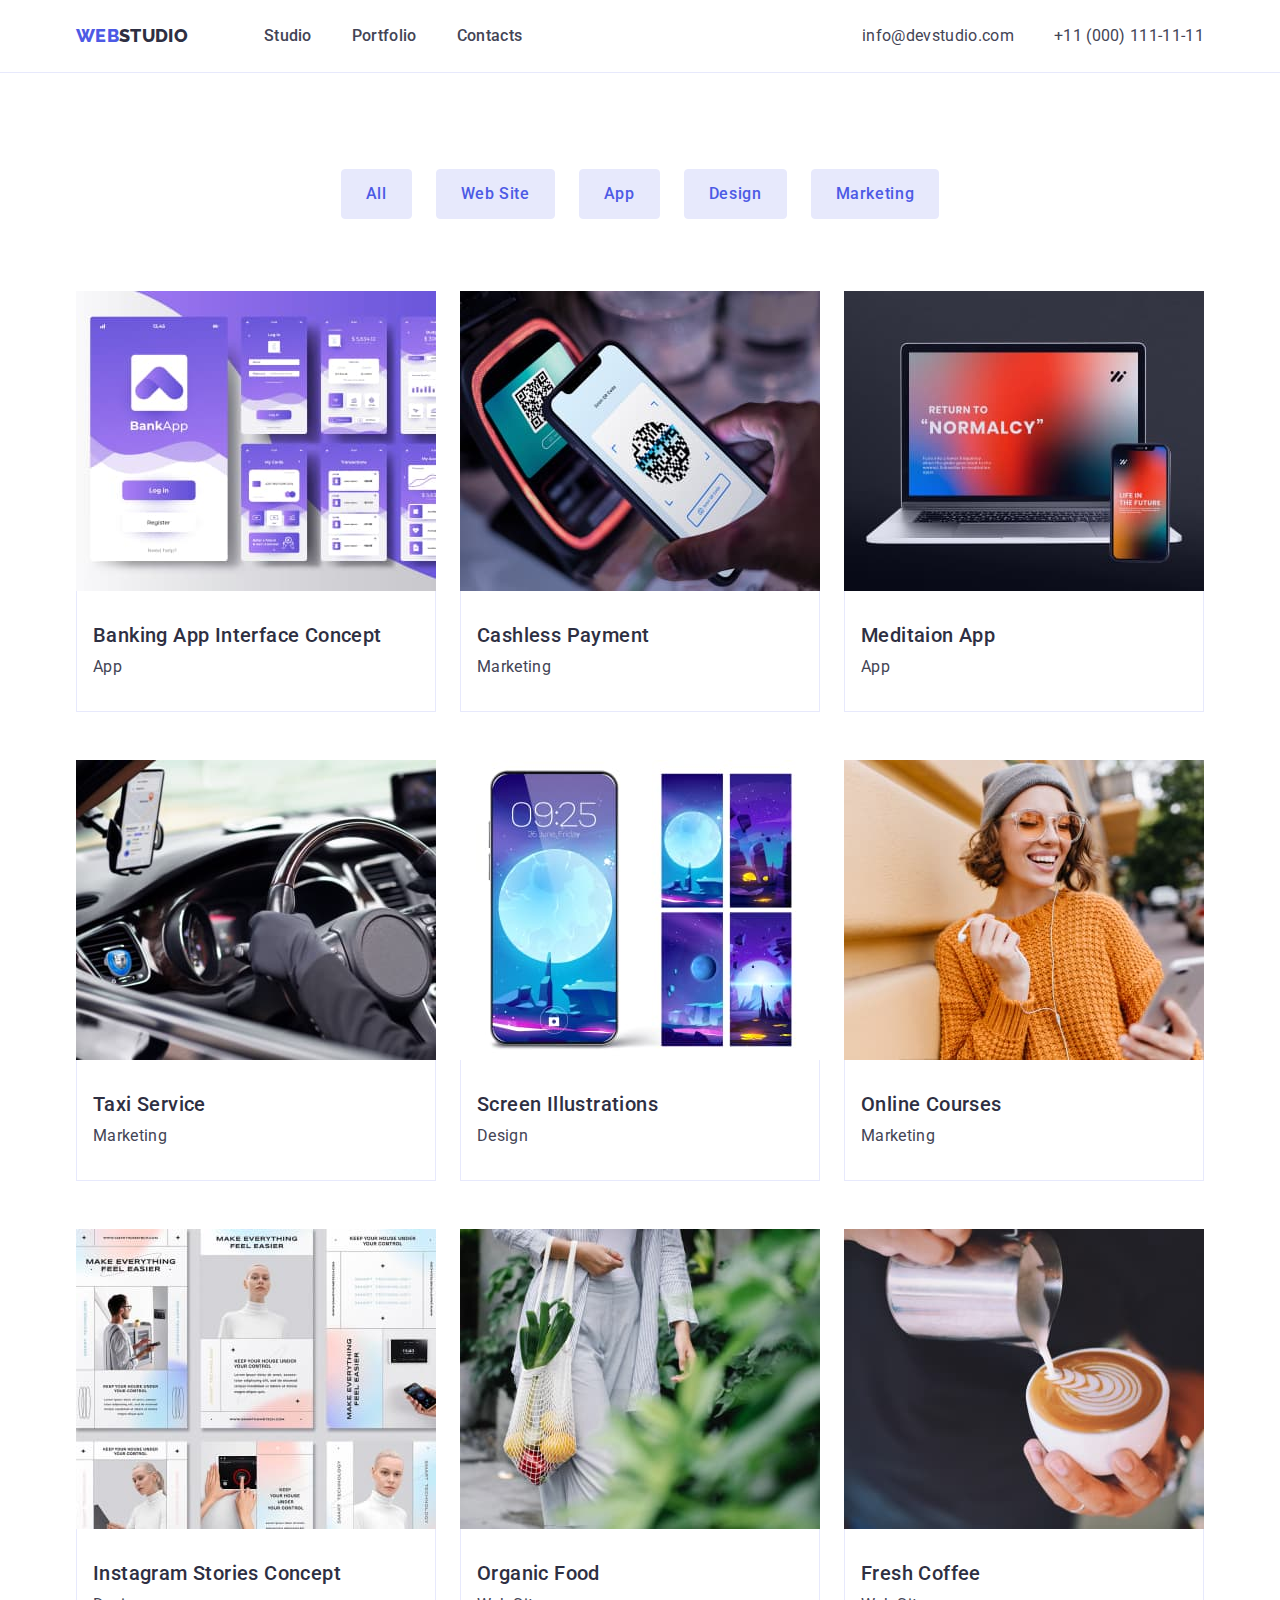
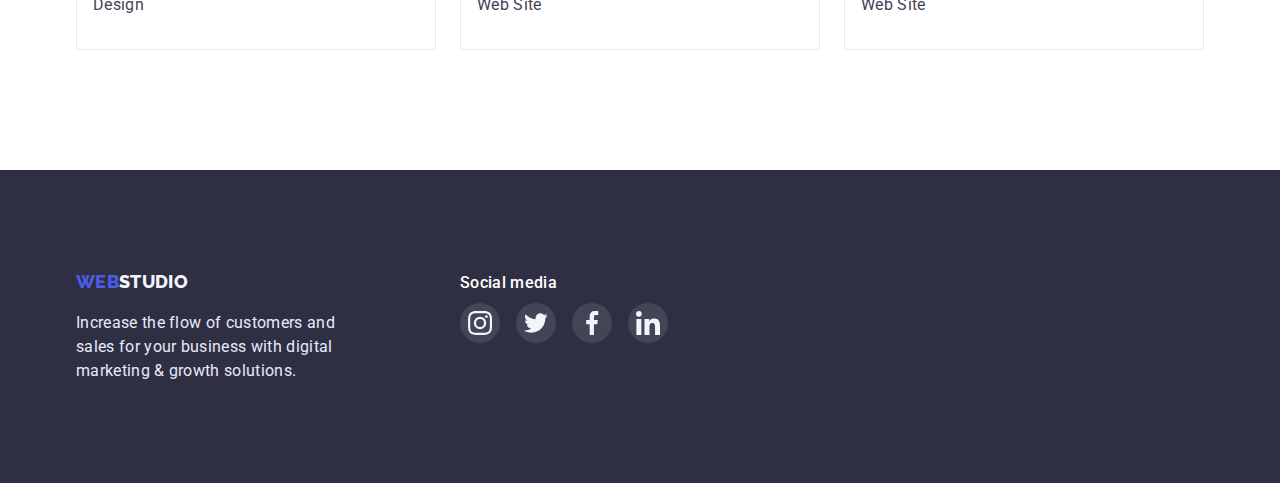
<file: portfolio.html>
<!DOCTYPE html>
<html lang="en">
  <head>
    <meta charset="UTF-8" />
    <meta http-equiv="X-UA-Compatible" content="IE=edge" />
    <meta name="viewport" content="width=device-width, initial-scale=1.0" />
    <title>Portfolio</title>
    <link
      rel="stylesheet"
      href="https://cdn.jsdelivr.net/npm/modern-normalize@1.1.0/modern-normalize.min.css"
    />
    <link rel="stylesheet" href="./css/styles.css" />
    <link rel="preconnect" href="https://fonts.googleapis.com" />
    <link rel="preconnect" href="https://fonts.gstatic.com" crossorigin />
    <link
      href="https://fonts.googleapis.com/css2?family=Raleway:wght@800&family=Roboto:wght@400;500;700;900&display=swap"
      rel="stylesheet"
    />
  </head>
  <body>
    <!-- шапка сайта -->
    <header class="page-header">
      <div class="container page-header-container">
        <nav class="page-nav">
          <a href="./index.html" class="logo">
            Web<span class="logo-second-color">Studio</span></a
          >
          <ul class="site-nav list">
            <li class="site-nav-item"><a href="./index.html">Studio</a></li>
            <li class="site-nav-item">
              <a href="./portfolio.html">Portfolio</a>
            </li>
            <li class="site-nav-item"><a href="">Contacts</a></li>
          </ul>
        </nav>
        <address class="page-address">
          <ul class="contacts list">
            <li class="contacts-item">
              <a href="mailto:info@devstudio.com">info@devstudio.com</a>
            </li>
            <li class="contacts-item">
              <a href="tel:+110001111111">+11 (000) 111-11-11</a>
            </li>
          </ul>
        </address>
      </div>
    </header>
    <!--Главный контент  -->
    <main>
      <!--  Фильтры-->
      <section class="container-filter">
        <div class="container">
          <h1 class="visually-hidden">Portfolio</h1>
          <ul class="list filter-button-list container-buttons">
            <li class="filter-button-item">
              <button class="filter-button" type="button">All</button>
            </li>
            <li class="filter-button-item">
              <button class="filter-button" type="button">Web Site</button>
            </li>
            <li class="filter-button-item">
              <button class="filter-button" type="button">App</button>
            </li>
            <li class="filter-button-item">
              <button class="filter-button" type="button">Design</button>
            </li>
            <li class="filter-button-item">
              <button class="filter-button" type="button">Marketing</button>
            </li>
          </ul>

          <!-- Элементы портфолио -->
          <h2 class="visually-hidden">Portfolio items</h2>
          <ul class="list list-cards">
            <li class="portfolio-item-card">
              <a class="portfolio-item-link" href="">
                <img src="./images/1img.jpg" alt="Banking app" width="360" />
                <div class="portfolio-item-border">
                  <h3 class="item-title portfoilio-section-title">
                    Banking App Interface Concept
                  </h3>
                  <p class="section-item portfoilio-section-item">App</p>
                </div>
              </a>
            </li>
            <li class="portfolio-item-card">
              <a class="portfolio-item-link" href="">
                <img src="./images/2img.jpg" alt="Phone payment" width="360" />
                <div class="portfolio-item-border">
                  <h3 class="item-title portfoilio-section-title">
                    Cashless Payment
                  </h3>
                  <p class="section-item portfoilio-section-item">Marketing</p>
                </div>
              </a>
            </li>
            <li class="portfolio-item-card">
              <a class="portfolio-item-link" href="">
                <img
                  src="./images/3img.jpg"
                  alt="Phone and laptop"
                  width="360"
                />
                <div class="portfolio-item-border">
                  <h3 class="item-title portfoilio-section-title">
                    Meditaion App
                  </h3>
                  <p class="section-item portfoilio-section-item">App</p>
                </div>
              </a>
            </li>
            <li class="portfolio-item-card">
              <a class="portfolio-item-link" href="">
                <img src="./images/4img.jpg" alt="Car wheel" width="360" />
                <div class="portfolio-item-border">
                  <h3 class="item-title portfoilio-section-title">
                    Taxi Service
                  </h3>
                  <p class="section-item portfoilio-section-item">Marketing</p>
                </div>
              </a>
            </li>
            <li class="portfolio-item-card">
              <a class="portfolio-item-link" href="">
                <img
                  src="./images/5img.jpg"
                  alt="Phone and layouts of a background"
                  width="360"
                />
                <div class="portfolio-item-border">
                  <h3 class="item-title portfoilio-section-title">
                    Screen Illustrations
                  </h3>
                  <p class="section-item portfoilio-section-item">Design</p>
                </div>
              </a>
            </li>
            <li class="portfolio-item-card">
              <a class="portfolio-item-link" href="">
                <img
                  src="./images/6img.jpg"
                  alt="Smiling girl with a phone"
                  width="360"
                />
                <div class="portfolio-item-border">
                  <h3 class="item-title portfoilio-section-title">
                    Online Courses
                  </h3>
                  <p class="section-item portfoilio-section-item">Marketing</p>
                </div>
              </a>
            </li>
            <li class="portfolio-item-card">
              <a class="portfolio-item-link" href="">
                <img
                  src="./images/7img.jpg"
                  alt="Layouts of instagram stories"
                  width="360"
                />
                <div class="portfolio-item-border">
                  <h3 class="item-title portfoilio-section-title">
                    Instagram Stories Concept
                  </h3>
                  <p class="section-item portfoilio-section-item">Design</p>
                </div>
              </a>
            </li>
            <li class="portfolio-item-card">
              <a class="portfolio-item-link" href="">
                <img
                  src="./images/8img.jpg"
                  alt="Bag with vegetables"
                  width="360"
                />
                <div class="portfolio-item-border">
                  <h3 class="item-title portfoilio-section-title">
                    Organic Food
                  </h3>
                  <p class="section-item portfoilio-section-item">Web Site</p>
                </div>
              </a>
            </li>
            <li class="portfolio-item-card">
              <a class="portfolio-item-link" href="">
                <img
                  src="./images/9img.jpg"
                  alt="Barista making a coffee"
                  width="360"
                />
                <div class="portfolio-item-border">
                  <h3 class="item-title portfoilio-section-title">
                    Fresh Coffee
                  </h3>
                  <p class="section-item portfoilio-section-item">Web Site</p>
                </div>
              </a>
            </li>
          </ul>
        </div>
      </section>
    </main>
    <footer class="page-footer container-footer">
      <div class="container footer-full-flex">
        <div class="footer-logo-block">
          <a href="./index.html" class="logo logo-footer">
            Web<span class="logo-third-color">Studio</span>
          </a>
          <p class="footer-item">
            Increase the flow of customers and sales for your business with
            digital marketing & growth solutions.
          </p>
        </div>
        <div class="footer-social-media-block">
          <p class="footer-social-media-text">Social media</p>
          <ul class="list footer-social-media-list">
            <li>
              <a href="" class="footer-social-list-link">
                <svg class="social-media-icon" width="24px" height="24px">
                  <use href="./images/sprite.svg#icon-instagram"></use>
                </svg>
              </a>
            </li>
            <li>
              <a href="" class="footer-social-list-link">
                <svg class="social-media-icon" width="24px" height="24px">
                  <use href="./images/sprite.svg#icon-twitter"></use>
                </svg>
              </a>
            </li>
            <li>
              <a href="" class="footer-social-list-link">
                <svg class="social-media-icon" width="24px" height="24px">
                  <use href="./images/sprite.svg#icon-facebook"></use>
                </svg>
              </a>
            </li>
            <li>
              <a href="" class="footer-social-list-link">
                <svg class="social-media-icon" width="24px" height="24px">
                  <use href="./images/sprite.svg#icon-linkedin"></use>
                </svg>
              </a>
            </li>
          </ul>
        </div>
      </div>
    </footer>
  </body>
</html>
</file>
<file: css/styles.css>
/* 
COLORS
ФОН
Фон шапкі #FFFFFF
Основной фон светлый  #E5E5E5 
Фон героя #2E2F42
Фон секции НАША КОМАНДА #F4F4FD
Фон футера #2E2F42

Цвета шрифтов
Цвет веб #4D5AE5
Цвет студио #2E2F42

Цвет шапки и заголовков #2E2F42
Цвет основного текста абзацев #434455

Цвет текста в футере #E7E9FC

*/
:root {
  --main-background-color: #ffffff;
  --our-team-background-color: #f4f4fd;
  --hero-background-color: #2e2f42;
  --footer-background-color: #2e2f42;
  --logo-first-color: #4d5ae5;
  --logo-footer-second-color: #f4f4fd;
  --logo-second-color: #2e2f42;
  --side-nav-color: #2e2f42;
  --side-nav-active-color: #404bbf;
  --contacts-color: #434455;
  --contacts-active-color: #404bbf;
  --hero-title-color: #ffffff;
  --hero-button-background-color: #4d5ae5;
  --hero-button-active-background-color: #404bbf;
  --title-color: #2e2f42;
  --main-color: #434455;
  --footer-text-color: #e7e9fc;
  --footer-active-color: #31D0AA;
  --fiter-background-color: #e7e9fc;
  --fiter-background-active-color: #404bbf;
  --filter-color: #4d5ae5;
  --filter-active-color: #ffffff;
  --icons-fill-color: #8E8F99;
}

h1, h2, h3, h4, p {

  margin-top: 0;
  margin-bottom: 0;
}

ul, ol{
  margin-top: 0;
  margin-bottom: 0;
  padding-left: 0;
}

img{
  display: block;
  max-width: 100%;
}

.list {
  list-style: none;
}

body {
  background-color: var(--main-background-color);
  color: var(--main-color);
  font-family: "Roboto", sans-serif;
  font-size: 16px;
  line-height: 1.5;
  letter-spacing: 0.02em;
}
/* ======================КОНТЕЙНЕР ОБЩИЙ============================ */
.container {
  width: 1158px;
  margin-left: auto;
  margin-right: auto;
  padding-left: 15px;
  padding-right: 15px;
}

/* ======================HEADER============================ */

.page-header{
padding-top: 24px;
  padding-bottom: 24px;
  border-bottom: 1px solid var(--fiter-background-color);
}
.page-header-container{
  display: flex;
  align-items: center;
}

/* Логотип */
.logo {
  color: var(--logo-first-color);
  text-decoration: none;
  font-family: "Raleway", sans-serif;
  font-weight: 800;
  font-size: 18px;
  line-height: 1.3;
  text-transform: uppercase;
margin-right: 76px;
}

.logo-second-color {
  color: var(--logo-second-color);
}

.logo-third-color {
  color: var(--logo-footer-second-color);
}

/* ============================Site-nav навигация======================*/
.page-nav{
  display: flex;
  align-items: center;
}
.site-nav{
  display: flex;
}

.site-nav-item:not(:last-child){
margin-right: 40px;

}
.site-nav a {

  color: var(--side-nav-color);
  text-decoration: none;
  font-weight: 500;
  font-size: 16px;
  line-height: 1.5;
}

.site-nav a:active {
  color: var(--side-nav-active-color);
}

.site-nav a:hover {
  color: var(--contacts-active-color);
}

.site-nav a:focus {
  color: var(--contacts-active-color);
}

.page-address{
  margin-left: auto;
  font-style: normal;
}
.contacts{
  display: flex;
  align-items: center;
}

.contacts-item:not(:last-child){
  margin-right: 40px;
}

.contacts a {
  color: var(--contacts-color);
  text-decoration: none
  font-style: normal;
}
.contacts a:hover {
  color: var(--contacts-active-color);
}

.contacts a:focus {
  color: var(--contacts-active-color);
}

/* ======================/ HEADER============================ */



/*============================ Герой =========================*/
.hero {
  padding-top: 188px;
  padding-bottom: 188px;
  background-image: linear-gradient(rgba(46, 47, 66, 0.7), rgba(46, 47, 66, 0.7)), url(../images/hero/bg.jpg);
  max-width: 1440px;
  background-size: cover;
  background-repeat: no-repeat;
  margin-left: auto;
  margin-right: auto;
  background-color: var(--hero-background-color);

}
.hero-title {
  margin-bottom: 48px;
  color: var(--hero-title-color);
  font-weight: 700;
  font-size: 56px;
  line-height: 1.07;
  text-align: center;
  letter-spacing: 0.02em;
  width: 496px;
  margin-left: auto;
  margin-right: auto;
}
.hero-button {
display: block;
margin-left: auto;
margin-right: auto;
box-shadow: 0px 4px 4px rgba(0, 0, 0, 0.15);
border-radius: 4px;
padding: 16px 32px;
border: none;
  background-color: var(--hero-button-background-color);
  color: var(--hero-title-color);
  font-family: inherit;
  font-size: 16px;
  font-weight: 500;
  line-height: 1.5;
  letter-spacing: 0.04em;
  cursor: pointer;
}
.hero-button:hover {
  background-color: var(--hero-button-active-background-color);
}

.hero-button:focus {
  background-color: var(--hero-button-active-background-color);
}
/* =========================Преымущества======================= */

.advantages-box{
  width: 264px;
height: 112px;
margin-bottom: 8px;
background: #F4F4FD;
border-radius: 4px;
/* padding-right: 100px;
padding-left: 100px;
padding-bottom: 24px;
padding-top: 24px; */
display: flex;
justify-content: center;
align-items: center;
}

.advantages-list{
  display: flex;
}

.advantages-list-item:not(:last-child){margin-right: 24px;}

.container-advantages{
  padding-top: 120px;
  padding-bottom: 120px;
}

.advantages-list-item > .item-title{
  margin-bottom: 8px;
}

/* стиль для H3 */
.item-title {
  color: var(--title-color);
  font-weight: 500;
  font-size: 20px;
  line-height: 1.2;
  letter-spacing: 0.02em;
}
/* стиль для p */
.section-item a {
  color: var(--main-color);
}
/*================================= Что мы делаем секция ==============================*/
.works-list{
  display: flex;
}

.work-list-item:not(:last-child){
  margin-right: 24px;
}

.work-list-item{
  background: linear-gradient(0deg, rgba(77, 90, 229, 0.1), rgba(77, 90, 229, 0.1)), url(2368.jpg);
background-blend-mode: soft-light, normal;
border: 1px solid var(--fiter-background-color);
}

.container-work{
  padding-bottom: 120px;
}

/* стиль для H2 */
.section-title {
margin-bottom: 72px;

  color: var(--title-color);
  font-weight: 700;
  font-size: 36px;
  line-height: 1.1;
  text-align: center;
  letter-spacing: 0.02em;
  text-transform: capitalize;
}

/* ==============================Наша команда секция======================= */
.team-section {
  background-color: var(--our-team-background-color);
  
}

.item-title-team{
  margin-top: 32px;
  margin-bottom: 8px;
}

.team-list{
  display: flex;
}

.team-list-item:not(:last-child){
  margin-right: 24px;
}

.team-container{
  padding-top: 120px;
  padding-bottom: 120px;
}

.team-list-item{
  flex-basis: calc((100% - 72px) / 4);
  text-align: center;
  padding-bottom: 32px;
  background-color: var(--main-background-color);
  box-shadow: 0px 1px 6px rgba(46, 47, 66, 0.08), 0px 1px 1px rgba(46, 47, 66, 0.16), 0px 2px 1px rgba(46, 47, 66, 0.08);
border-radius: 0px 0px 4px 4px;
}

.social-list-link{
  width: 40px;
  height: 40px;
  display: flex;
  border-radius: 50%;
  background-color: var(--hero-button-background-color);
  justify-content: center;
  align-items: center;
}

.social-list-link:hover,
.social-list-link:focus{
  background-color: var(--fiter-background-active-color);
}

.social-list{
  display: flex;
  justify-content: center;
  gap: 24px;
  margin-top: 8px;
}

.social-media-icon{
  fill: #F4F4FD;
}

/* ===========================КЛИЕНТЫ================== */

.customers-container
{
  padding-top: 130px;
  padding-bottom: 120px;
}

.customer-list{
  display: flex;
  gap: 24px;
}

.customer-list-item > .customer-link{
width: 168px;
height: 88px;
border: 1px solid var(--icons-fill-color);
fill: var(--icons-fill-color);
border-radius: 4px;
display: flex;
justify-content: center;
align-items: center;
}


.customer-icon{
  fill: var(--icons-fill-color);
}


.customer-list-item > .customer-link:hover .customer-icon,
.customer-list-item > .customer-link:focus .customer-icon{
fill: var(--fiter-background-active-color);
}


.customer-list-item > .customer-link:hover,
.customer-list-item > .customer-link:focus{
border: 1px solid var(--fiter-background-active-color);
}


/* ==================================ФУТЕР========================= */
.page-footer {
  background-color: var(--footer-background-color);
  color: var(--footer-text-color);
}

.container-footer{
padding-top: 100px;
padding-bottom: 100px;

}

.footer-full-flex{
  display: flex;
  align-items: baseline;
}

.logo-footer{
  margin-right: 0;
}

.footer-social-media-list{
  margin-top: 16px;
}

.footer-item{
  width: 264px;
  margin-top: 16px;
}

.footer-social-media-text{
font-weight: 500;
letter-spacing: 0.02em;
color: var(--filter-active-color);
}

.footer-social-media-block{
  margin-left: 120px;
}



.footer-social-list-link{
  width: 40px;
  height: 40px;
  display: flex;
  border-radius: 50%;
  background-color: rgba(255, 255, 255, 0.1);;
  justify-content: center;
  align-items: center;
}

.footer-social-list-link:hover,
.footer-social-list-link:focus{
  background-color: var(--footer-active-color);
}

.footer-social-media-list{
  display: flex;
  justify-content: center;
  gap: 16px;
  margin-top: 8px;
}



/* Страница ПОРТФОЛИО + унаследование своqств цвета для p которые лежат в ссылках s*/
.list a {
  text-decoration: none;
  color: inherit;
}

/* Фильтры для портфолио */
/* КНОПКИ*/

.filter-button-list{
  display: flex;
  justify-content: center;
}

.list-cards{
  display: flex;
  flex-wrap: wrap;
  row-gap: 48px;
  column-gap: 24px;

}

.portfolio-item-card{
  flex-basis: calc((100% - 48px) / 3);
}

.portfolio-item-link:hover .portfolio-item-border,
.portfolio-item-link:focus .portfolio-item-border{
  box-shadow: 0px 1px 6px rgba(46, 47, 66, 0.08), 0px 1px 1px rgba(46, 47, 66, 0.16), 0px 2px 1px rgba(46, 47, 66, 0.08);
}

.portfolio-item-border{
  border-bottom: 1px solid var(--fiter-background-color);
  border-left: 1px solid var(--fiter-background-color);
  border-right: 1px solid var(--fiter-background-color);
  padding-top: 32px;
  padding-bottom: 32px;
padding-left: 16px;
}

.portfoilio-section-title{
  margin-bottom: 8px;
}


.container-buttons{
  margin-bottom: 72px;
}

.container-filter{
  padding-top: 96px;
  padding-bottom: 120px;
}

.filter-button-item:not(:last-child){
    margin-right: 24px;
}

.filter-button {
  padding: 12px 24px;
  border: 1px solid var(--fiter-background-color);
border-radius: 4px;
  background-color: var(--fiter-background-color);
  color: var(--filter-color);
  cursor: pointer;
  font-family: inherit;
  font-weight: 500;
  font-size: 16px;
  line-height: 1.5;
  /* identical to box height, or 150% */
  letter-spacing: 0.04em;
}

.filter-button:hover {
  background-color: var(--fiter-background-active-color);
  color: var(--filter-active-color);
}

.filter-button:focus {
  background-color: var(--fiter-background-active-color);
  color: var(--filter-active-color);
}


/* Скрытые заголовки */

.visually-hidden {
  position: absolute;
  width: 1px;
  height: 1px;
  margin: -1px;
  border: 0;
  padding: 0;

  white-space: nowrap;
  clip-path: inset(100%);
  clip: rect(0 0 0 0);
  overflow: hidden;
}
</file>
